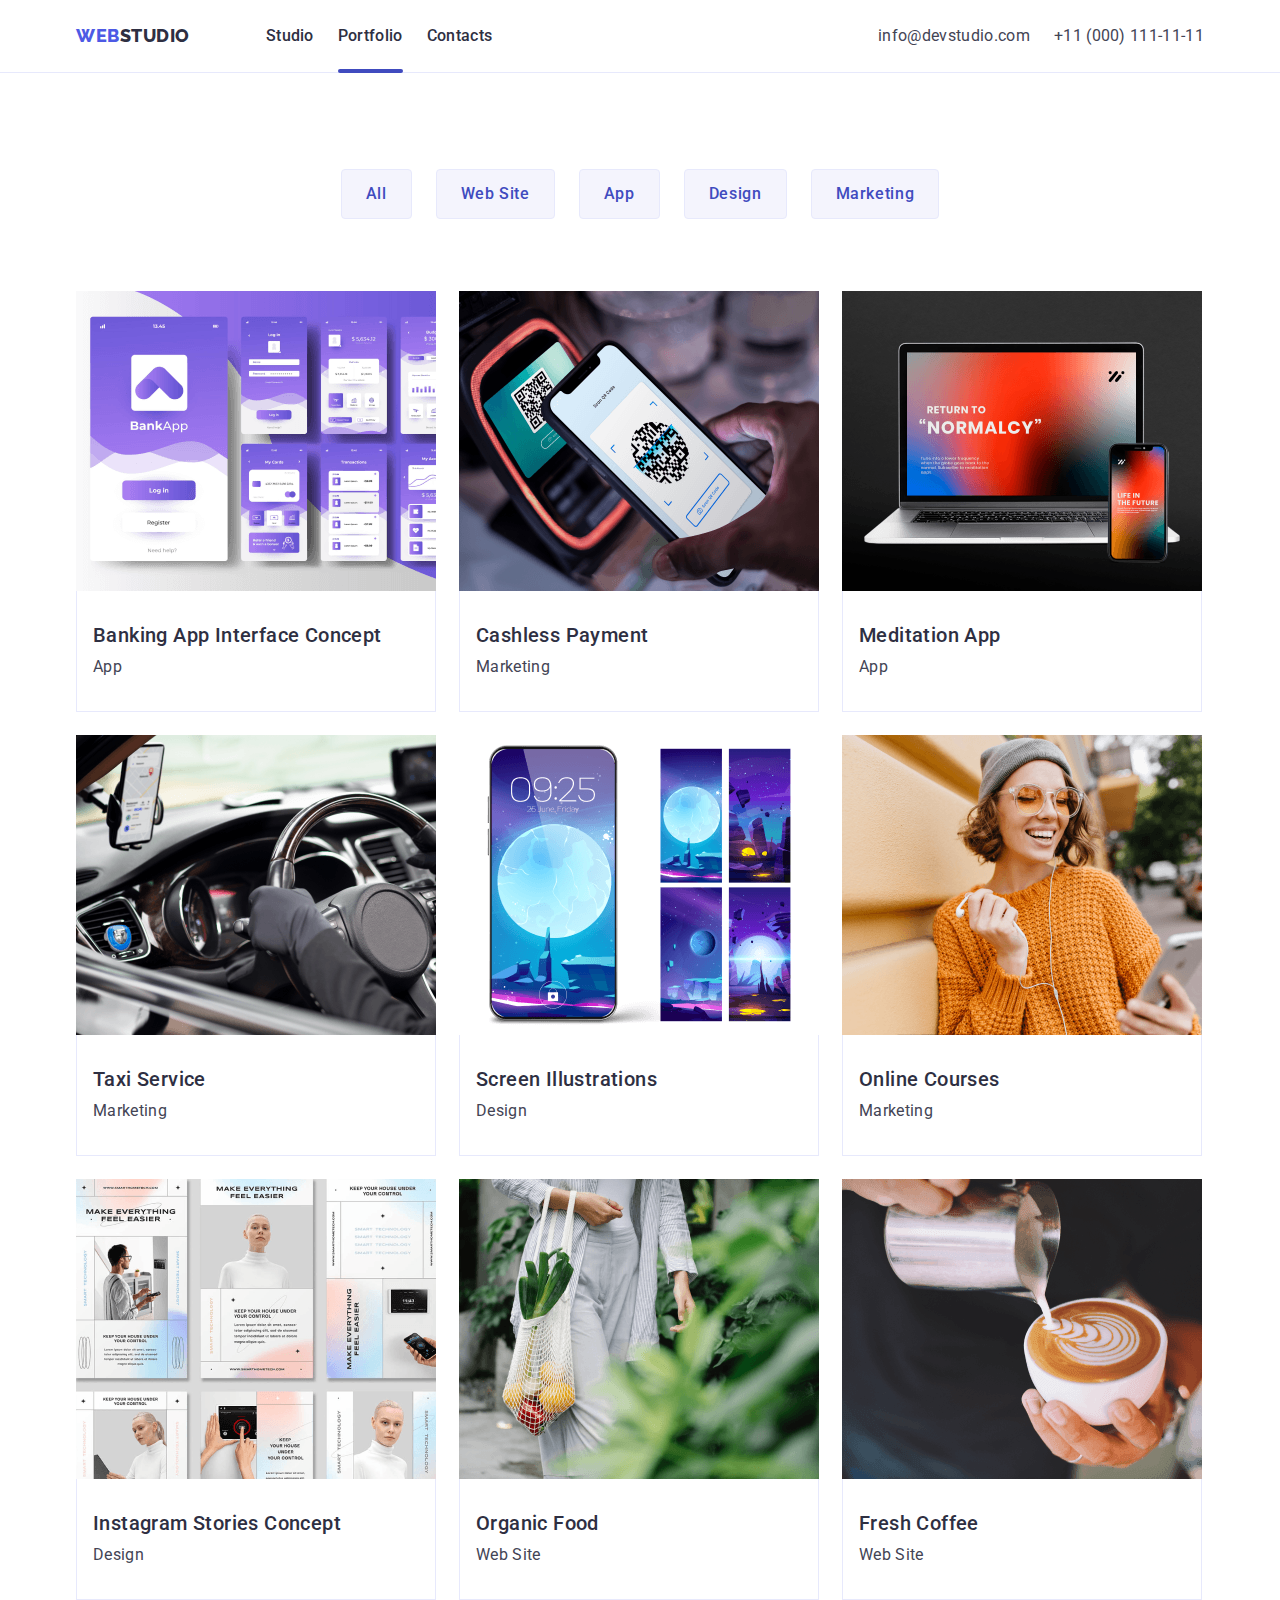
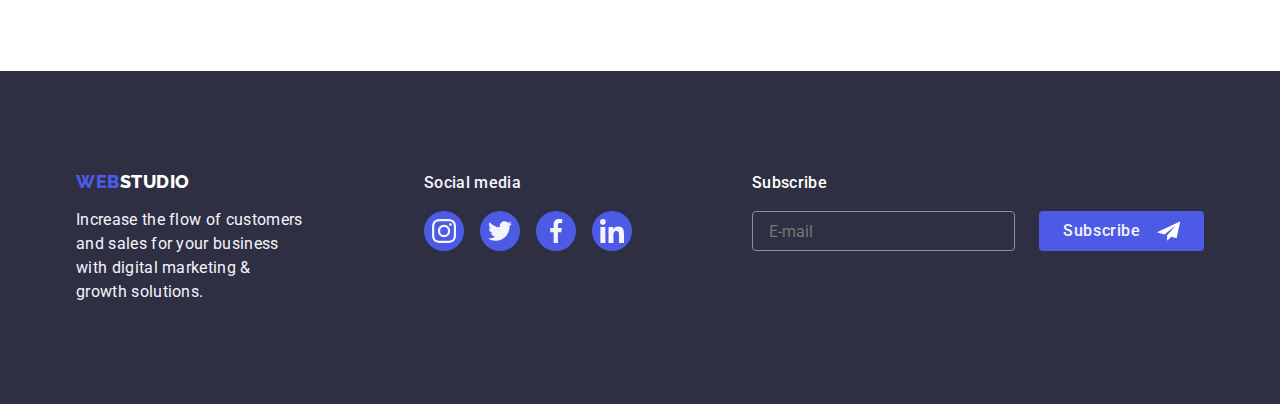
<file: portfolio.html>
<!DOCTYPE html>
<html lang="en">

<head>
    <meta charset="UTF-8" />
    <meta name="viewport" content="width=device-width, initial-scale=1.0" />
    <title>Web Studio</title>

    <!-- Fonts -->
    <link rel="preconnect" href="https://fonts.googleapis.com">
    <link rel="preconnect" href="https://fonts.gstatic.com" crossorigin>
    <link href="https://fonts.googleapis.com/css2?family=Raleway:wght@800&family=Roboto:wght@400;500;700&display=swap"
        rel="stylesheet">
    <!-- Styles -->
    <link rel="stylesheet" type="text/css"
        href=" https://cdnjs.cloudflare.com/ajax/libs/modern-normalize/2.0.0/modern-normalize.min.css">
    <link rel="stylesheet" href="./css/styles.css">
</head>

<body>
    <header>
        <div class="container header-container">
            <nav>
                <a href="./index.html" class="logo" width="44" height="21" alt="WebStudio">WEB<span>STUDIO</span></a>
                <ul class="menu">
                    <li><a href="./index.html">Studio</a></li>
                    <li><a href="./portfolio.html" class="current">Portfolio</a></li>
                    <li><a href="#">Contacts</a></li>
                </ul>
            </nav>
            <address class="contacts">
                <ul>
                    <li><a href="mailto:info@devstudio.com">info@devstudio.com</a></li>
                    <li><a href="tel:+11000111111">+11 (000) 111-11-11</a></li>
                </ul>
            </address>
        </div>
    </header>

    <main>
        <section class="portfolio-section">
            <div class="container">
                <h1 class="visually-hidden" hidden>portfolio-hidden</h1>
                <ul class="filter">
                    <li class="filter-button"><button type="button">All</button></li>
                    <li class="filter-button">
                        <button type="button">Web Site</button>
                    </li>
                    <li class="filter-button"><button type="button">App</button></li>
                    <li class="filter-button">
                        <button type="button">Design</button>
                    </li>
                    <li class="filter-button"><button type="button">Marketing</button>
                    </li>
                </ul>

                <ul class="portfolio-list">
                    <li class="portfolio-element" tabindex="0">
                        <a href="#">
                            <div class="portfolio-box">
                                <img src="./images/portfolio/banking_app_interface_concept.jpg" width="360" height="300"
                                    alt="App" />
                                <p class="overlay">14 Stylish and User-Friendly App Design Concepts · Task Manager App ·
                                    Calorie Tracker App · Exotic Fruit Ecommerce App · Cloud Storage App</p>
                            </div>
                            <div class="portfolio-element-details">
                                <h2>Banking App Interface Concept</h2>
                                <p>App</p>
                            </div>
                        </a>
                    </li>
                    <li class="portfolio-element" tabindex="0">
                        <a href="#">
                            <div class="portfolio-box">
                                <img src="./images/portfolio/cashless_payment.jpg" width="360" height="300"
                                    alt="Marketing" />
                                <p class="overlay">14 Stylish and User-Friendly App Design Concepts · Task Manager App ·
                                    Calorie Tracker App · Exotic Fruit Ecommerce App · Cloud Storage App</p>
                            </div>

                            <div class="portfolio-element-details">
                                <h2>Cashless Payment</h2>
                                <p>Marketing</p>
                            </div>
                        </a>
                    </li>
                    <li class="portfolio-element" tabindex="0">
                        <a href="#">
                            <div class="portfolio-box">
                                <img src="./images/portfolio/meditation_app.jpg" width="360" height="300" alt="App" />
                                <p class="overlay">14 Stylish and User-Friendly App Design Concepts · Task Manager App ·
                                    Calorie Tracker App · Exotic Fruit Ecommerce App · Cloud Storage App</p>
                            </div>
                            <div class="portfolio-element-details">
                                <h2>Meditation App</h2>
                                <p>App</p>
                            </div>
                        </a>
                    </li>
                    <li class="portfolio-element" tabindex="0">
                        <a href="#">
                            <div class="portfolio-box">
                                <img src="./images/portfolio/taxi_service.jpg" width="360" height="300" alt="App" />
                                <p class="overlay">14 Stylish and User-Friendly App Design Concepts · Task Manager App ·
                                    Calorie Tracker App · Exotic Fruit Ecommerce App · Cloud Storage App</p>
                            </div>
                            <div class="portfolio-element-details">
                                <h2>Taxi Service</h2>
                                <p>Marketing</p>
                            </div>
                        </a>
                    </li>
                    <li class="portfolio-element" tabindex="0">
                        <a href="#">
                            <div class="portfolio-box">
                                <img src="./images/portfolio/screen_illustrations.jpg" width="360" height="300"
                                    alt="Marketing" />
                                <p class="overlay">14 Stylish and User-Friendly App Design Concepts · Task Manager App ·
                                    Calorie Tracker App · Exotic Fruit Ecommerce App · Cloud Storage App</p>
                            </div>
                            <div class="portfolio-element-details">
                                <h2>Screen Illustrations</h2>
                                <p>Design</p>
                            </div>
                        </a>
                    </li>
                    <li class="portfolio-element" tabindex="0">
                        <a href="#">
                            <div class="portfolio-box">
                                <img src="./images/portfolio/online_courses.jpg" width="360" height="300" alt="App" />
                                <p class="overlay">14 Stylish and User-Friendly App Design Concepts · Task Manager App ·
                                    Calorie Tracker App · Exotic Fruit Ecommerce App · Cloud Storage App</p>
                            </div>
                            <div class="portfolio-element-details">
                                <h2>Online Courses</h2>
                                <p>Marketing</p>
                            </div>
                        </a>
                    </li>
                    <li class="portfolio-element" tabindex="0">
                        <a href="#">
                            <div class="portfolio-box">
                                <img src="./images/portfolio/instagram_stories_concept.jpg" width="360" height="300"
                                    alt="App" />
                                <p class="overlay">14 Stylish and User-Friendly App Design Concepts · Task Manager App ·
                                    Calorie Tracker App · Exotic Fruit Ecommerce App · Cloud Storage App</p>
                            </div>
                            <div class="portfolio-element-details">
                                <h2>Instagram Stories Concept</h2>
                                <p>Design</p>
                            </div>
                        </a>
                    </li>
                    <li class="portfolio-element" tabindex="0">
                        <a href="#">
                            <div class="portfolio-box">
                                <img src="./images/portfolio/organic_food.jpg" width="360" height="300"
                                    alt="Marketing" />
                                <p class="overlay">14 Stylish and User-Friendly App Design Concepts · Task Manager App ·
                                    Calorie Tracker App · Exotic Fruit Ecommerce App · Cloud Storage App</p>
                            </div>
                            <div class="portfolio-element-details">
                                <h2>Organic Food</h2>
                                <p>Web Site</p>
                            </div>
                        </a>
                    </li>
                    <li class="portfolio-element" tabindex="0">
                        <a href="#">
                            <div class="portfolio-box">
                                <img src="./images/portfolio/fresh_coffee.jpg" width="360" height="300" alt="App" />
                                <p class="overlay">14 Stylish and User-Friendly App Design Concepts · Task Manager App ·
                                    Calorie Tracker App · Exotic Fruit Ecommerce App · Cloud Storage App</p>
                            </div>
                            <div class="portfolio-element-details">
                                <h2>Fresh Coffee</h2>
                                <p>Web Site</p>
                            </div>
                        </a>
                    </li>
                </ul>
            </div>
        </section>
    </main>

    <footer>
        <div class="container">
            <div class="footer-wrapper">
                <div>
                    <a href="./index.html" class="logo">WEB<span>STUDIO</span></a>
                    <p class="footer-p">Increase the flow of customers and sales for your business with digital
                        marketing &
                        growth
                        solutions.</p>
                </div>
                <div class="social-footer">
                    <p>Social media</p>
                    <ul class="footer-social-wrapper">
                        <li class="social-wrapper">
                            <a href="#">
                                <svg height="24" width="24">
                                    <use href="./images/icons.svg#icon-instagram"></use>
                                </svg>
                            </a>
                        </li>
                        <li class="social-wrapper">
                            <a href="#">
                                <svg height="24" width="24">
                                    <use href="./images/icons.svg#icon-twitter"></use>
                                </svg>
                            </a>
                        </li>
                        <li class="social-wrapper">
                            <a href="#">
                                <svg height="24" width="24">
                                    <use href="./images/icons.svg#icon-facebook"></use>
                                </svg>
                            </a>
                        </li>
                        <li class="social-wrapper">
                            <a href="#">
                                <svg height="24" width="24">
                                    <use href="./images/icons.svg#icon-linkedin"></use>
                                </svg>
                            </a>
                        </li>
                    </ul>
                </div>
                <div style="display: flex;flex-direction: row">
                    <form class="footer-form" name="subscription">
                        <div class="field-wrapper footer-email">
                            <label for="f_email">Subscribe
                                <input type="email" name="f_email" class="form-group" required placeholder="E-mail">
                            </label>
                        </div>
                        <button type="submit">
                            <span>Subscribe</span>
                            <svg class="modal-btn-icon" width="24" height="24">
                                <use href="./images/icons.svg#icon-subscribe"></use>
                            </svg>
                        </button>
                    </form>
                </div>
            </div>
        </div>
    </footer>
</body>

</html>
</file>
<file: css/styles.css>
@font-face {
    font-family: 'Roboto', 'Raleway';
    src: url('https://fonts.googleapis.com/css2?family=Raleway:wght@800&family=Roboto:wght@400;500;700&display=swap');
    font-style: normal;
    font-display: swap;
    font-weight: 400;
}

:root {
    --iris: #4d5ae5;
    --ocean: #404bbf;
    --navy-blue: #2e2f42;
    --green: #31d0aa;
    --slate: #434455;
    --light-slate: #8e8f99;
    --cornflower: #e7e9fc;
    --cloud: #f4f4fd;
    --navy-blue-modal: rgba(46, 47, 66, 0.4);
    --grey: rgba(46, 47, 66, 0.7);
    --white: #fff;
    --dairy: #fcfcfc;
    --normal: #9747FF;
    --primary-font: "Roboto", sans-serif;
    --logo-font: 'Raleway', sans-serif;
    --trns-slow: 600ms ease-out;
    --trns-fast: 250ms cubic-bezier(0.4, 0, 0.2, 1);
}

h1,
h2,
h3,
h4,
h5,
h6 {
    margin: 0;
}

ul {
    display: flex;
    gap: 24px;
    margin: 0;
    padding: 0;
}

nav {
    display: flex;
    align-items: center;
    margin-right: auto;
}

.container {
    margin: 0 auto;
    padding: 0px 15px;
    width: 1158px;
    flex-shrink: 0;
    align-items: center;
}

header {
    border-bottom: 1px solid var(--cornflower);
}

.header-container {
    display: flex;
}

.logo {
    display: block;
    margin-right: 76px;
    font-family: var(--logo-font);
    font-weight: 800;
    font-size: 18px;
    line-height: 117%;
    letter-spacing: 0.03em;
    text-transform: uppercase;
    color: var(--iris);
}

.logo:hover {
    text-decoration: none;
}

footer .logo span {
    color: var(--white);
}

header .logo span {
    color: var(--navy-blue);
}

.current {
    color: var(--ocean);
}

.current::after {
    position: absolute;
    left: 0;
    bottom: -1px;
    content: '';
    display: block;
    width: 100%;
    height: 4px;
    border-radius: 2px;
    background-color: var(--ocean);
}

.menu li a {
    position: relative;
    display: block;
    padding: 24px 0;
}

.menu a {
    font-family: var(--primary-font);
    font-weight: 500;
    font-size: 16px;
    line-height: 150%;
    letter-spacing: 0.02em;
    color: var(--navy-blue);
    cursor: pointer;
}

.menu a:hover,
:focus {
    color: var(--ocean);
    transition: color var(--trns-fast);
}

.contacts ul li a {
    color: var(--slate);
    font-style: normal;
    font-family: var(--primary-font);
    font-weight: 400;
    font-size: 16px;
    line-height: 150%;
    letter-spacing: 0.02em;
    cursor: pointer;
}

.contacts ul li a:hover {
    color: var(--ocean);
    transition-property: color;
    transition: var(--trns-fast);
    cursor: pointer;
}

.contacts ul li a:active {
    font-weight: 400;
}

.team {
    padding: 120px 0 120px 0;
    text-align: center;
    background: var(--cloud);
}

.team h2 {
    margin-bottom: 72px;
}

.team ul li {
    background-color: var(--white);
}

.team-member {
    padding-top: 32px;
    padding-bottom: 32px;
}

.filter {
    justify-content: center;
    margin-bottom: 72px;
}

.visually-hidden {
    position: absolute;
    width: 1px;
    height: 1px;
    margin: -1px;
    border: 0;
    padding: 0;
    white-space: nowrap;
    clip-path: inset(100%);
    clip: rect(0 0 0 0);
    overflow: hidden;
}

.main-section {
    text-align: center;
    padding: 188px 0;
    background-position: center;
    background-size: cover;
    background-image: linear-gradient(rgba(46, 47, 66, 0.7),
            rgba(46, 47, 66, 0.7)), url(../images/hero-bg.jpeg);
}

.main-section h1 {
    color: var(--white);
    max-width: 496px;
    margin-left: auto;
    margin-right: auto;
    margin-bottom: 48px;
}

.main-section button {
    color: var(--cloud);
    background-color: var(--ocean);
    box-shadow: 0 4px 4px 0 rgba(0, 0, 0, 0.15);
    background: var(--iris);
    border: 0px;
}

.main-section button:hover {
    color: var(--cloud);
    background-color: var(--ocean);
    box-shadow: 0 4px 4px 0 rgba(0, 0, 0, 0.15);
    transition-property: background-color, box-shadow;
    transition-duration: var(--trns-fast);
}

.features-list {
    padding-top: 120px;
    padding-bottom: 120px;
}

.features {
    position: absolute;
    width: 1px;
    height: 1px;
    margin: -1px;
    border: 0;
    padding: 0;
    white-space: nowrap;
    clip-path: inset(100%);
    clip: rect(0 0 0 0);
    overflow: hidden;
}

.feature {
    width: calc(100% / 4);
}

.feature h3 {
    margin-bottom: 8px;
}

.feature-icon {
    height: 112px;
    width: 100%;
    background-color: var(--cloud);
    position: relative;
    text-align: center;
    display: flex;
    align-items: center;
    justify-content: center;
    margin-bottom: 22px;
    border: 1px solid #ffffff80;
}

.what-we-do {
    padding-bottom: 120px;
}

.what-we-do h2 {
    text-align: center;
    margin-bottom: 72px;
}

.portfolio-section {
    padding-top: 96px;
    padding-bottom: 72px;
}

button {
    border: 1px solid var(--cornflower);
    padding: 12px 24px;
    background-color: var(--cloud);
    color: var(--ocean);
    font-family: var(--primary-font);
    font-weight: 500;
    font-size: 16px;
    line-height: 150%;
    letter-spacing: 0.04em;
    border-radius: 4px;
}

button:hover,
button:focus {
    padding: 12px 24px;
    color: var(--cloud);
    background-color: var(--ocean);
    transition: var(--trns-fast);
    transition-property: background-color, color;
    cursor: pointer;
}

.customers {
    padding-top: 120px;
    padding-bottom: 120px;
}

.customers h2 {
    margin-bottom: 72px;
    text-align: center;
    width: 100%;
}

.customers-wrapper {
    display: inline-flex;
    gap: 24px;
    align-content: center;
    align-items: center;
    justify-content: center;
}

.customer-card {
    width: 168px;
    height: 88px;
}

.customer-card a:hover,
.customer-card a:focus {
    border: 1px solid var(--ocean);
    color: var(--ocean);
    cursor: pointer;
    fill: var(--ocean);
    transition-property: color;
    transition: var(--trns-fast);
}

.customer-card a {
    display: flex;
    align-items: center;
    justify-content: center;
    align-content: center;
    border: 1px solid var(--light-slate);
    fill: var(--light-slate);
    height: 100%;
    width: 100%;
    align-content: center;
    text-align: center;
}

.social-main {
    margin-top: 8px;
    align-items: center;
    justify-content: center;
    display: flex;
    gap: 24px;
    align-content: center;
}

.social-wrapper {
    width: 40px;
    height: 40px;
}

.social-wrapper a {
    width: 100%;
    height: 100%;
    display: flex;
    background-color: var(--iris);
    align-items: center;
    justify-content: center;
    border-radius: 50%;
}

.social-wrapper a:hover,
.social-wrapper a:focus {
    background-color: var(--ocean);
    border-color: var(--ocean);
    transition-property: background-color, color;
    transition: var(--trns-fast);
    cursor: pointer;
}

.social-footer p {
    color: var(--WHITE);
    font-family: var(--primary-font);
    font-size: 16px;
    font-weight: 500;
    line-height: 24px;
    letter-spacing: 0.02em;
    text-align: left;
    margin-bottom: 16px;
}

.footer-wrapper {
    gap: 120px;
    display: flex;
    align-items: self-start;
    justify-content: left;
}

.footer-social-wrapper {
    display: flex;
    align-items: center;
    justify-content: center;
    gap: 16px;
    align-content: center;
    background-color: inherit;
}

.footer-social-wrapper a:hover,
.footer-social-wrapper a:focus {
    background-color: var(--green);
    transition-property: background-color, color;
    transition: var(--trns-fast);
    cursor: pointer;
}

a {
    font-family: inherit;
    font-weight: 400;
    font-size: 12px;
    line-height: 133%;
    letter-spacing: 0.04em;
    text-decoration: none;
    text-decoration-skip-ink: none;
    color: var(--iris);
}

a:active {
    font-family: inherit;
    font-weight: 500;
    font-size: 16px;
    line-height: 150%;
    letter-spacing: 0.02em;
    color: var(--ocean);
}

li {
    list-style-type: none;
}

h1 {
    font-family: var(--title-font);
    font-weight: 700;
    font-size: 56px;
    line-height: 107%;
    letter-spacing: 0.02em;
    color: var(--navy-blue);
}

h2 {
    font-family: var(--title-font);
    font-weight: 700;
    font-size: 36px;
    line-height: 111%;
    letter-spacing: 0.02em;
    text-transform: capitalize;
    color: var(--navy-blue);
}

.portfolio-list {
    display: flex;
    align-content: center;
    flex-wrap: wrap;
    margin: 0;
    list-style: none;
}

.portfolio-list li h2 {
    margin-bottom: 8px;
    font-family: var(--title-font);
    font-weight: 500;
    font-size: 20px;
    line-height: 120%;
    letter-spacing: 0.02em;
    color: var(--navy-blue);
}

.portfolio-element {
    display: flex;
    width: 359px;
    height: 420px;
    flex-direction: column;
    align-items: flex-start;
    gap: 32px;
    flex-shrink: 0;
}

.portfolio-element-details {
    border: 1px solid var(--cornflower);
    border-top: none;
    padding: 32px 16px;
}

.portfolio-list img {
    width: 360px;
    height: 300px;
    flex-shrink: 0;
}

.portfolio-box {
    position: relative;
    overflow: hidden;
}

.overlay {
    position: absolute;
    top: 0;
    left: 0;
    transform: translateY(100%);
    width: 100%;
    height: 100%;
    display: flex;
    justify-content: center;
    align-items: center;
    padding: 40px;
    font-size: 14px;
    line-height: 1.28;
    letter-spacing: -0.02em;
    color: var(--light, #fafafa);
    background-color: var(--ocean);
    opacity: 0.9;
    transition: 400ms ease-in 0s, 300ms var(--trns-fast);
    transition-property: transform, filter;
}

.portfolio-element:hover .overlay,
.portfolio-element:focus .overlay {
    transform: translateY(0);
    filter: blur(0px);
}

h3 {
    font-family: var(--title-font);
    font-weight: 500;
    font-size: 20px;
    line-height: 120%;
    letter-spacing: 0.02em;
    color: var(--navy-blue);
}

body {
    font-family: var(--primary-font);
    font-weight: 500;
    font-size: 16px;
    line-height: 140%;
    color: var(--navy-blue);
    margin: 0;
    padding: 0;
}

img {
    display: block;
}

p {
    margin: 0;
    font-family: inherit;
    font-weight: 400;
    font-size: 16px;
    line-height: 150%;
    letter-spacing: 0.02em;
    color: var(--slate);
}

footer {
    padding-top: 100px;
    padding-bottom: 100px;
    color: var(--cloud);
    background-color: var(--navy-blue)
}

footer p {
    color: var(--cloud);
    max-width: 264px;
}

footer .logo {
    margin-bottom: 16px;
}

.backdrop {
    position: fixed;
    inset: 0;
    background: var(--navy-blue-modal);
    visibility: visible;
    pointer-events: initial;
    transition: var(--trns-slow);
    transition-property: opacity, visibility;
    transition-delay: 0ms;
}

.backdrop.is-hidden {
    opacity: 0;
    visibility: hidden;
    pointer-events: none;
    transition-delay: 500ms;
}

.icon-modal {
    position: absolute;
    width: 18px;
    height: 24px;
    left: 34px;
    margin-top: 12px;
}

.field-wrapper {
    width: 100%;
}

.field-wrapper input {
    height: 40px;
    margin-top: 5px;
}

.field-wrapper :focus-within {
    color: var(--ocean);
    fill: var(--ocean);
}

input[type="checkbox"]:checked .label-checkbox {
    color: var(--ocean);
    fill: var(--ocean);
}

.form-group {
    width: 100%;
    margin-bottom: 8px;
    padding-left: 34px;
    border-radius: 4px;
    border: 1px solid var(--light-slate);
    line-height: 16px;
}

.header-modal {
    color: var(--navy-blue, #2E2F42);
    text-align: center;
    margin-bottom: 16px;
    font-family: var(--primary-font);
    font-size: 16px;
    font-style: normal;
    font-weight: 500;
    line-height: 24px;
    letter-spacing: 0.32px;
}

label {
    display: block;
    margin-bottom: 4px;
    color: var(--light-slate, #8E8F99);
    font-family: var(--primary-font);
    font-size: 12px;
    font-style: normal;
    font-weight: 400;
    line-height: 14px;
    letter-spacing: 0.48px;
}

.label-checkbox {
    margin-top: 5px;
}

.modal-wrapper {
    margin-left: 24px;
    margin-right: 24px;
    display: flex;
    width: 360px;
    flex-direction: column;
    align-items: center;
    justify-content: center;
}

.modal-submit-button {
    color: var(--cloud);
    margin-right: 50%;
    margin-left: 50%;
    background-color: var(--ocean);
    box-shadow: 0 4px 4px 0 rgba(0, 0, 0, 0.15);
    background: var(--iris);
    width: 169px;
    height: 56px;
    transform: translateX(-50%);
}

.modal-submit-button :hover {
    padding: 16px 32px;
}

.form-group-textarea {
    width: 100%;
    margin-bottom: 16px;
    padding-left: 8px;
    padding-top: 5px;
    border-radius: 4px;
    border: 1px solid var(--light-slate);
    resize: none;
    margin-top: 4px;
    font-size: 12px;
    font-weight: 400;
    line-height: 14px;
    letter-spacing: 0.04em;
    height: 120px;
    text-align: left;
    outline: transparent;
}

.form-group-textarea:focus {
    border-color: var(--ocean);
}

.form-group-textarea::placeholder {
    color: var(--navy-blue);
}

.form-field {
    display: flex;
    align-items: center;
    margin-top: 2px;
    gap: 4px;
}

.review-form-agreement {
    margin-bottom: 24px;
}

.review-form-agreement-desc {
    font-size: 14px;
    line-height: 1.21;
    letter-spacing: -0.02em;
    color: rgba(64, 64, 64, 0.6);
}

input[type='checkbox']+.review-form-agreement-desc>.review-form-checkbox {
    display: inline-flex;
    align-items: center;
    justify-content: center;
    width: 16px;
    height: 16px;
    margin-right: 12px;
    border-radius: 4px;
    border: 1px solid var(--navy-blue);
    cursor: pointer;
    transition: var(--trns-fast);

}

input[type='checkbox']:checked+.review-form-agreement-desc>.review-form-checkbox {
    content: url("data:image/svg+xml, %3Csvg xmlns='http://www.w3.org/2000/svg' width='16' height='16' fill='none'%3E%3Crect width='15' height='15' x='.5' y='.5' fill='%23404BBF' rx='1.5'/%3E%3Crect width='15' height='15' x='.5' y='.5' stroke='%23404BBF' rx='1.5'/%3E%3Cpath fill='%23F4F4FD' d='M11.446 4.255A.917.917 0 0 1 13 4.901a.928.928 0 0 1-.242.649l-4.894 6.154a.921.921 0 0 1-1.019.229.918.918 0 0 1-.306-.204L3.293 8.466a.925.925 0 0 1-.226-1.024.925.925 0 0 1 .87-.578.916.916 0 0 1 .656.294L7.162 9.74l4.26-5.458a.311.311 0 0 1 .025-.027h-.001Z'/%3E%3C/svg%3E");
    width: 20px;
    display: inline-flex;
    align-items: center;
    justify-content: center;
    width: 16px;
    height: 16px;
    margin-right: 12px;
    border-radius: 4px;
    border: 1px solid var(--navi-blue);
    cursor: pointer;
    transition: var(--trns-fast);
}

.review-form-agreement-desc {
    font-size: 14px;
    line-height: 1.21;
    letter-spacing: -0.02em;
    font-size: 12px;
    font-weight: 400;
    line-height: 16px;
    letter-spacing: 0.04em;
    text-align: left;
}

.review-form-agreement-desc>span {
    transform: translateY(20%);
}

.review-form-agreement-link {
    color: var(--iris);
    text-decoration: underline;
    text-decoration-skip-ink: none;
}

.footer-form {
    display: flex;
    justify-content: space-between;
    align-items: center;
}

.footer-email {
    height: 40px;
    width: 263px;
    color: var(--cloud);
    margin-right: 24px;
}

.footer-email input {
    padding-left: 16px;
    margin-top: 16px;
    outline: transparent;
    color: var(--cloud);
    background: transparent;
}

.footer-email input:focus,
.footer-email label:has(> input:focus) {
    color: var(--cloud);
}

.footer-email label:has(>input:active) {
    color: var(--cloud);
}

.footer-form button {
    display: flex;
    flex-direction: row;
    width: 165px;
    gap: 16px;
    background-color: var(--iris);
    color: var(--cloud);
    height: 40px;
    justify-content: center;
    align-items: center;
    align-content: center;
    transform: translateY(100%);
    border: transparent;
    padding: 8px 24px;
}

.footer-form button:hover,
.footer-form button:focus {
    background-color: var(--ocean);
    border: transparent;
}

.footer-form label {
    font-size: 16px;
    font-weight: 500;
    line-height: 24px;
    letter-spacing: 0.02em;
    text-align: left;
    color: var(--white);
}

.header-modal {
    color: var(--navy-blue, #2E2F42);
    text-align: center;
    margin-bottom: 16px;
    font-family: var(--primary-font);
    font-size: 16px;
    font-style: normal;
    font-weight: 500;
    line-height: 24px;
    letter-spacing: 0.32px;
}

.modal-field {
    margin-bottom: 8px;
}

.modal-label {
    color: var(--light-slate, #8E8F99);
    font-size: 12px;
    font-style: normal;
    font-weight: 400;
    line-height: 116.667%;
    letter-spacing: 0.48px;
}

.modal-box {
    position: relative;
}

.modal-input {
    border-radius: 4px;
    border: 1px solid var(--navy-blue-modal, rgba(46, 47, 66, 0.40));
    width: 100%;
    height: 40px;
    padding-left: 38px;
    outline: transparent;
}

.modal-input:focus {
    border-color: var(--ocean);
}

.modal-input:focus+.modal-icon {
    fill: var(--ocean);
}

.modal-icon {
    position: absolute;
    top: 50%;
    left: 16px;
    transform: translateY(-50%);
}

.modal {
    position: absolute;
    top: 50%;
    left: 50%;
    transform: translateX(-50%) translateY(-50%) scale(1);
    width: 408px;
    min-height: 584px;
    background-color: var(--dairy);
    border-radius: 4px;
    opacity: 100%;
    transition-duration: 300ms;
    transition-timing-function: cubic-bezier(0.42, 0, 0.21, 1.5);
    transition-property: transform, opacity;
    transition-delay: 600ms;
    padding: 72px 24px 24px 24px;
}

.backdrop.is-hidden .modal {
    transform: translateX(-50%) translateY(-50%) scale(0.3);
    opacity: 0;
    transition-delay: 0ms;
}

.modal-btn {
    display: flex;
    padding: 5px;
    border-radius: 50%;
    position: absolute;
    top: 24px;
    right: 24px;
    background-color: transparent;
    box-shadow:
        0px 2px 1px 0px rgba(0, 0, 0, 0.2),
        0px 1px 3px 0px rgba(0, 0, 0, 0.12),
        0px 1px 1px 0px rgba(0, 0, 0, 0.14);
}

.modal-btn svg {
    fill: var(--cloud);
}

.modal-btn:hover,
.modal-btn:focus {
    display: flex;
    padding: 5px;
    border-radius: 50%;
    position: absolute;
    top: 24px;
    right: 24px;
    background-color: var(--ocean);
}

.modal-btn:hover svg,
.modal-btn:focus svg {
    fill: var(--cornflower);
}
</file>
